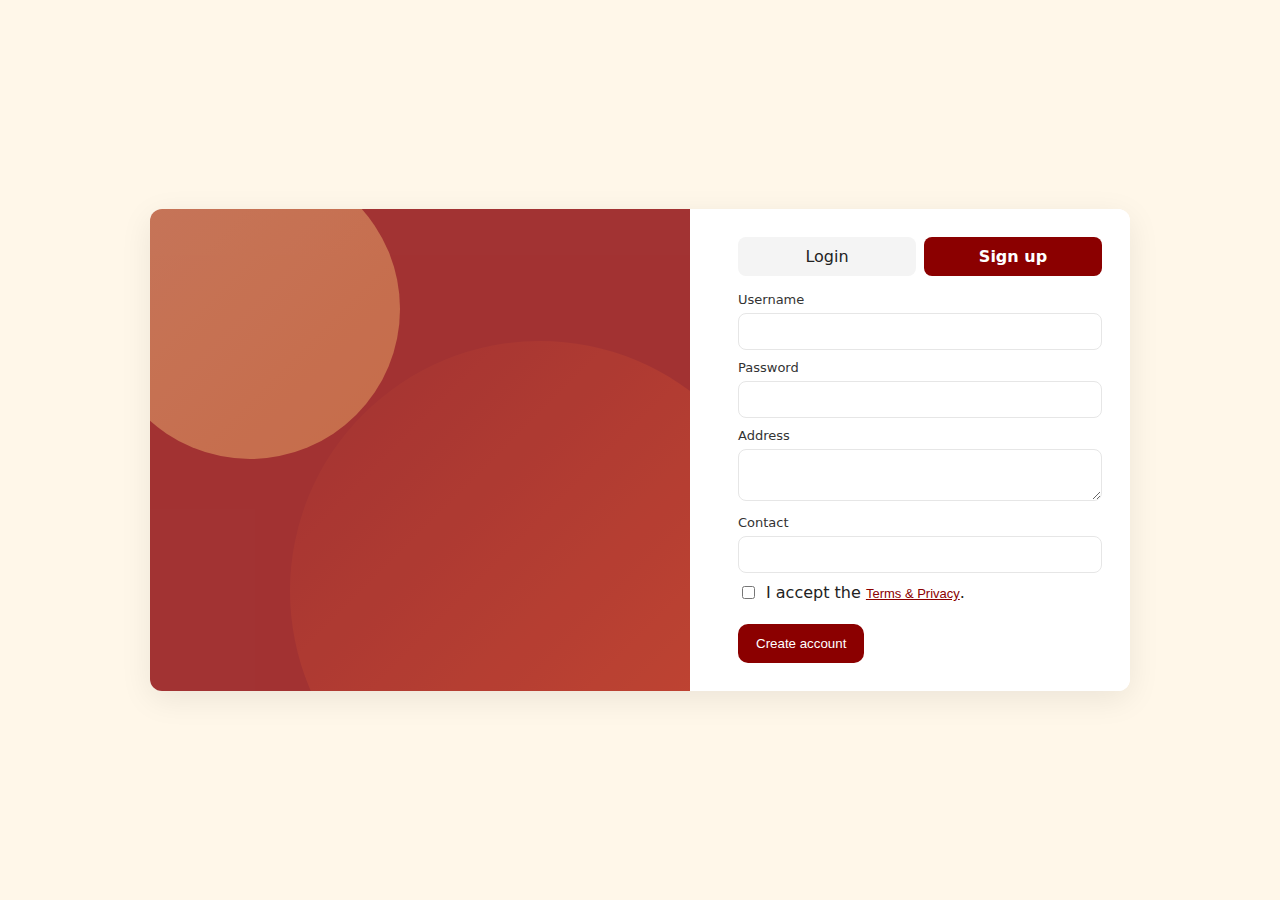
<file: main/customer_auth.html>
<!doctype html>
<html lang="en">
<head>
<meta charset="utf-8" />
<meta name="viewport" content="width=device-width,initial-scale=1" />
<title>Lasa Bistro — Customer Login / Signup</title>
<style>
:root {
  --red: #8B0000;
  --accent: #F9D27D;
  --muted: #666;
  --bg: #fff7e9;
}

body {
  margin: 0;
  font-family: Inter, system-ui, Arial;
  background: var(--bg);
  color: #222;
  display: flex;
  align-items: center;
  justify-content: center;
  min-height: 100vh;
}

.card {
  width: 100%;
  max-width: 980px;
  background: white;
  border-radius: 12px;
  box-shadow: 0 8px 32px rgba(0, 0, 0, 0.08);
  display: grid;
  grid-template-columns: 1fr 420px;
  overflow: hidden;
  gap: 20px;
  transition: all 0.7s ease;
}

.hero {
  padding: 40px;
  display: flex;
  flex-direction: column;
  align-items: center;
  justify-content: center;
  color: white;
  text-align: center;
  position: relative;
  overflow: hidden;
  background: var(--red);
  transition: transform 0.7s cubic-bezier(0.77, 0, 0.175, 1), opacity 0.7s;
}

.forms {
  padding: 28px;
  background: #fff;
  opacity: 1;
  transform: translateX(0);
  transition: all 0.6s ease;
}

.hero::before,
.hero::after {
  content: '';
  position: absolute;
  border-radius: 50%;
  opacity: 0.4;
  z-index: 0;
}

.hero::before {
  width: 300px;
  height: 300px;
  background: linear-gradient(135deg, #F9D27D, #FFB347);
  top: -50px;
  left: -50px;
  animation: floatShape 6s ease-in-out infinite alternate;
}

.hero::after {
  width: 500px;
  height: 500px;
  background: linear-gradient(135deg, #8B0000, #FF4500);
  bottom: -150px;
  right: -100px;
  animation: floatShape 8s ease-in-out infinite alternate-reverse;
}

@keyframes floatShape {
  0% { transform: translate(0, 0) rotate(0deg); }
  50% { transform: translate(20px, 20px) rotate(20deg); }
  100% { transform: translate(0, 0) rotate(0deg); }
}

.hero h1,
.hero p {
  position: relative;
  z-index: 1;
  opacity: 0;
  transform: translateY(20px);
  animation: fadeInUp 0.8s forwards 0.3s;
}

@keyframes fadeInUp {
  to {
    opacity: 1;
    transform: translateY(0);
  }
}

.hero h1 {
  margin: 0 0 10px;
  font-size: 28px;
  color: #fff;
}

.hero p {
  margin: 0 0 18px;
  line-height: 1.5;
  color: #f0f0f0;
}

.tabs {
  display: flex;
  gap: 8px;
  margin-bottom: 16px;
}
.tab {
  flex: 1;
  padding: 10px;
  text-align: center;
  cursor: pointer;
  border-radius: 8px;
  background: #f4f4f4;
  transition: all 0.3s ease;
}
.tab.active {
  background: var(--red);
  color: white;
  font-weight: 600;
}

form {
  display: block;
}
label {
  display: block;
  font-size: 13px;
  margin-top: 10px;
  color: #333;
}
input[type="text"],
input[type="password"],
input[type="tel"],
textarea {
  width: 100%;
  padding: 10px 12px;
  margin-top: 6px;
  border-radius: 8px;
  border: 1px solid #e6e6e6;
  box-sizing: border-box;
}
.small {
  font-size: 13px;
  color: var(--muted);
  margin-top: 8px;
}
.row {
  display: flex;
  gap: 8px;
}
.btn {
  display: inline-block;
  padding: 12px 18px;
  border-radius: 10px;
  background: var(--red);
  color: #fff;
  border: none;
  cursor: pointer;
  margin-top: 14px;
  transition: transform 0.2s, background 0.3s;
}
.btn:hover {
  transform: scale(1.05);
}
.btn.secondary {
  background: #ccc;
  color: #111;
}

.terms-line {
  display: flex;
  align-items: center;
  gap: 8px;
  margin-top: 10px;
}
.link-btn {
  background: none;
  border: none;
  color: var(--red);
  cursor: pointer;
  text-decoration: underline;
  padding: 0;
  font-size: 13px;
}

.panel {
  display: block;
  opacity: 1;
  transform: translateX(0);
  transition: opacity 0.5s ease, transform 0.5s ease;
}
.card.login #forms {
  transform: translateX(-20px);
  opacity: 1;
}
.card.signup #forms {
  transform: translateX(0);
  opacity: 1;
}
.card.login #hero,
.card.signup #hero {
  transform: translateX(0);
  opacity: 1; 
}

.modal-bg { 
  position:fixed; inset:0; 
  display:none; 
  align-items:center; 
  justify-content:center; 
  background:rgba(0,0,0,0.45); 
  z-index:2000; 
}
.modal { 
  width:90%; 
  max-width:760px; 
  background:#fff; 
  border-radius:10px; 
  padding:18px; 
  box-shadow:0 10px 30px rgba(0,0,0,0.3); 
  max-height:80vh; 
  overflow:auto; 
}
.modal h3{ 
  margin-top:0; 
  color:var(--red); 
}
.modal .close { 
  float:right; 
  background:none; 
  border:none; 
  font-size:18px; 
  cursor:pointer; 
}

.panel { 
  display:block; 
}
#hero { 
  transform: translateX(0); 
  opacity:0.8; 
}
#forms { 
  transform: translateX(0); 
  opacity:1; 
}

.card.login #hero { 
  transform: translateX(450px); 
  opacity:0.8; 
}
.card.login #forms { 
  transform: translateX(-550px); 
  opacity:1; 
}

.card.signup #hero { 
  transform: translateX(0); 
  opacity:0.8; 
}
.card.signup #forms { 
  transform: translateX(0); 
  opacity:1; 
}

@media (max-width:900px){
  .card {
    grid-template-columns: 1fr;
  }
  .hero {
    order: 2;
  }
  .forms {
    order: 1;
  }
}

</style>

</head>
<body>

<div class="card signup" role="main">
  <div class="hero" id="hero">
    <h1>Welcome to Lasa Filipino Bistro</h1>
    <p>Sign up to order or login to view your orders & bookings. We respect your privacy — read our Terms & Privacy before registering.</p>
  </div>

  <div class="forms" id="forms">
    <div class="tabs">
      <div id="tab-login" class="tab" onclick="showTab('login')">Login</div>
      <div id="tab-signup" class="tab active" onclick="showTab('signup')">Sign up</div>
    </div>

    <div id="login" class="panel" style="display:block;">
      <form id="loginForm" onsubmit="handleLogin(event)">
        <label>Username</label>
        <input id="login_username" type="text" autocomplete="username" required>
        <label>Password</label>
        <input id="login_password" type="password" autocomplete="current-password" required>
        <button class="btn" type="submit">Login</button>
        <div id="loginMessage" class="small" aria-live="assertive"></div>
      </form>
    </div>

    <div id="signup" class="panel">
      <form id="signupForm" onsubmit="handleSignup(event)">
        <label>Username</label>
        <input id="su_username" type="text" required>
        <label>Password</label>
        <input id="su_password" type="password" required>
        <label>Address</label>
        <textarea id="su_address" rows="2"></textarea>
        <label>Contact</label>
        <input id="su_contact" type="tel">
        <div class="terms-line">
          <input id="su_terms" type="checkbox">
          <div style="flex:1;">
            I accept the <button type="button" class="link-btn" onclick="openTerms()">Terms & Privacy</button>.
          </div>
        </div>
        <div id="signupMessage" class="small" aria-live="assertive"></div>
        <button class="btn" type="submit">Create account</button>
      </form>
    </div>
  </div>
</div>

<div id="termsModal" class="modal-bg" role="dialog" aria-modal="true">
  <div class="modal">
    <button class="close" onclick="closeTerms()">✕</button>
    <h3>Terms & Privacy</h3>
    <p><strong>Last updated:</strong> 2025-12-01</p>
    <h4>Terms of Use</h4>
    <p>By creating an account you agree to use Lasa Filipino Bistro platform lawfully. You agree not to misuse the service.</p>
    <h4>Privacy</h4>
    <p>We collect your username, contact, and address to provide ordering and reservation services. Passwords are stored securely (hashed). We will not sell your personal data. For full policy, list details here.</p>
    <div style="text-align:right; margin-top:12px;">
      <button class="btn secondary" onclick="closeTerms()">Close</button>
    </div>
  </div>
</div>

<script>
const API_URL = 'http://localhost:5001'; 

function showTab(tab){
  const card = document.querySelector('.card');
  if(tab==='login'){
    card.classList.add('login');
    card.classList.remove('signup');
  } else {
    card.classList.add('signup');
    card.classList.remove('login');
  }

  document.getElementById('login').style.display = tab==='login' ? 'block':'none';
  document.getElementById('signup').style.display = tab==='signup' ? 'block':'none';
  document.getElementById('tab-login').classList.toggle('active', tab==='login');
  document.getElementById('tab-signup').classList.toggle('active', tab==='signup');

  document.getElementById('loginMessage').textContent='';
  document.getElementById('signupMessage').textContent='';
}

function openTerms(){ document.getElementById('termsModal').style.display='flex'; }
function closeTerms(){ document.getElementById('termsModal').style.display='none'; }

async function handleSignup(e){
  e.preventDefault();
  const username = document.getElementById('su_username').value.trim();
  const password = document.getElementById('su_password').value;
  const address = document.getElementById('su_address').value.trim();
  const contact = document.getElementById('su_contact').value.trim();
  const accepted_terms = document.getElementById('su_terms').checked;
  const msgEl = document.getElementById('signupMessage');
  msgEl.textContent='';

  if(!accepted_terms){ msgEl.textContent='You must accept Terms & Privacy to register.'; return; }

  try {
    const res = await fetch(API_URL+'/signup',{
      method:'POST',
      headers:{'Content-Type':'application/json'},
      body:JSON.stringify({username,password,address,contact,accepted_terms})
    });
    const data = await res.json();
    if(res.ok && data.status==='success'){
      msgEl.style.color='green';
      msgEl.textContent=data.message||'Registration successful';
      document.getElementById('signupForm').reset();
      setTimeout(()=>showTab('login'),800);
    } else {
      msgEl.style.color='#900';
      msgEl.textContent=data.message||'Registration failed';
    }
  } catch(err){
    console.error('Signup error', err);
    msgEl.style.color='#900';
    msgEl.textContent='Network error: '+(err.message||'');
  }
}

async function handleLogin(e){
  e.preventDefault();
  const username = document.getElementById('login_username').value.trim();
  const password = document.getElementById('login_password').value;
  const msgEl = document.getElementById('loginMessage'); 
  msgEl.textContent = '';

  try {
    const res = await fetch(API_URL+'/login', {
      method:'POST',
      headers:{'Content-Type':'application/json'},
      body: JSON.stringify({username, password})
    });

    const data = await res.json();

    if(res.ok && data.status==='success'){
    msgEl.style.color='green';
    msgEl.textContent=data.message || 'Registration successful';
    document.getElementById('signupForm').reset();

    const loginRes = await fetch(API_URL+'/login', {
        method:'POST',
        headers:{'Content-Type':'application/json'},
        body:JSON.stringify({username, password})
    });
    const loginData = await loginRes.json();
    if(loginRes.ok && loginData.status==='success'){
        localStorage.setItem('username', loginData.user.username);
        setTimeout(()=>window.location.href='/customer', 800);
    } else {
        msgEl.textContent='Signup succeeded but auto-login failed.';
    }
}
 else {
      msgEl.style.color = '#900';
      msgEl.textContent = data.message || 'Login failed';
    }
  } catch(err){
    console.error('Login error', err);
    msgEl.style.color = '#900';
    msgEl.textContent = 'Network error: ' + (err.message || '');
  }
}

window.addEventListener('DOMContentLoaded',()=>showTab('signup'));
</script>
</body>
</html>
</file>
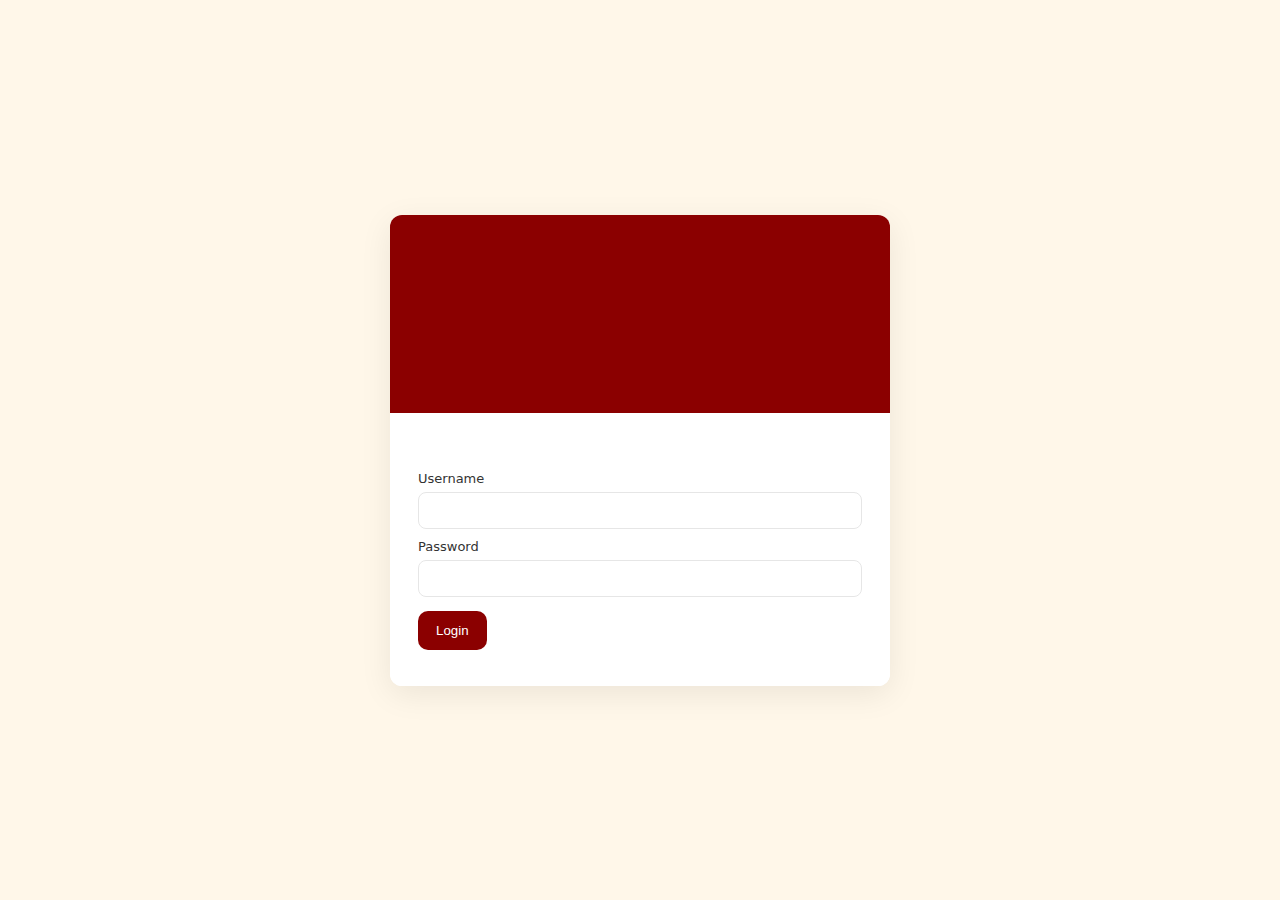
<file: main/owner_login.html>
<!doctype html>
<html lang="en">
<head>
<meta charset="utf-8" />
<meta name="viewport" content="width=device-width,initial-scale=1" />
<title>Lasa Bistro — Customer Login</title>
<style>
:root {
  --red: #8B0000;
  --accent: #F9D27D;
  --muted: #666;
  --bg: #fff7e9;
}

body {
  margin: 0;
  font-family: Inter, system-ui, Arial;
  background: var(--bg);
  color: #222;
  display: flex;
  align-items: center;
  justify-content: center;
  min-height: 100vh;
}

.card {
  width: 100%;
  max-width: 500px;
  background: white;
  border-radius: 12px;
  box-shadow: 0 8px 32px rgba(0, 0, 0, 0.08);
  display: grid;
  grid-template-columns: 1fr;
  overflow: hidden;
  gap: 20px;
  transition: all 0.7s ease;
}

.hero {
  padding: 40px;
  display: flex;
  flex-direction: column;
  align-items: center;
  justify-content: center;
  color: white;
  text-align: center;
  position: relative;
  overflow: hidden;
  background: var(--red);
  transition: transform 0.7s cubic-bezier(0.77, 0, 0.175, 1), opacity 0.7s;
}

.forms {
  padding: 28px;
  background: #fff;
}

.hero h1,
.hero p {
  position: relative;
  z-index: 1;
  opacity: 0;
  transform: translateY(20px);
  animation: fadeInUp 0.8s forwards 0.3s;
}

@keyframes fadeInUp {
  to {
    opacity: 1;
    transform: translateY(0);
  }
}

.hero h1 { margin: 0 0 10px; font-size: 28px; color: #fff; }
.hero p { margin: 0 0 18px; line-height: 1.5; color: #f0f0f0; }

form { display: block; }
label { display: block; font-size: 13px; margin-top: 10px; color: #333; }
input[type="text"],
input[type="password"] {
  width: 100%;
  padding: 10px 12px;
  margin-top: 6px;
  border-radius: 8px;
  border: 1px solid #e6e6e6;
  box-sizing: border-box;
}
.btn {
  display: inline-block;
  padding: 12px 18px;
  border-radius: 10px;
  background: var(--red);
  color: #fff;
  border: none;
  cursor: pointer;
  margin-top: 14px;
  transition: transform 0.2s, background 0.3s;
}
.btn:hover { transform: scale(1.05); }

.small { font-size: 13px; color: var(--muted); margin-top: 8px; }
</style>
</head>
<body>

<div class="card" role="main">
  <div class="hero">
    <h1>Welcome to Lasa Filipino Bistro</h1>
    <p>Please login to view your dashboard.</p>
  </div>

  <div class="forms">
    <form id="loginForm" onsubmit="handleLogin(event)">
      <label>Username</label>
      <input id="login_username" type="text" autocomplete="username" required>
      <label>Password</label>
      <input id="login_password" type="password" autocomplete="current-password" required>
      <button class="btn" type="submit">Login</button>
      <div id="loginMessage" class="small" aria-live="assertive"></div>
    </form>
  </div>
</div>

<script>
const HARDCODED_USER = "admin";
const HARDCODED_PASS = "admin123";

function handleLogin(e){
  e.preventDefault();
  const username = document.getElementById('login_username').value.trim();
  const password = document.getElementById('login_password').value;
  const msgEl = document.getElementById('loginMessage'); 
  msgEl.textContent = '';

  if(username === HARDCODED_USER && password === HARDCODED_PASS){
    msgEl.style.color='green';
    msgEl.textContent = 'Login successful!';
    localStorage.setItem('username', username);
    setTimeout(()=>window.location.href='/owner', 800); 
  } else {
    msgEl.style.color = '#900';
    msgEl.textContent = 'Invalid username or password';
  }
}
</script>

</body>
</html>
</file>
